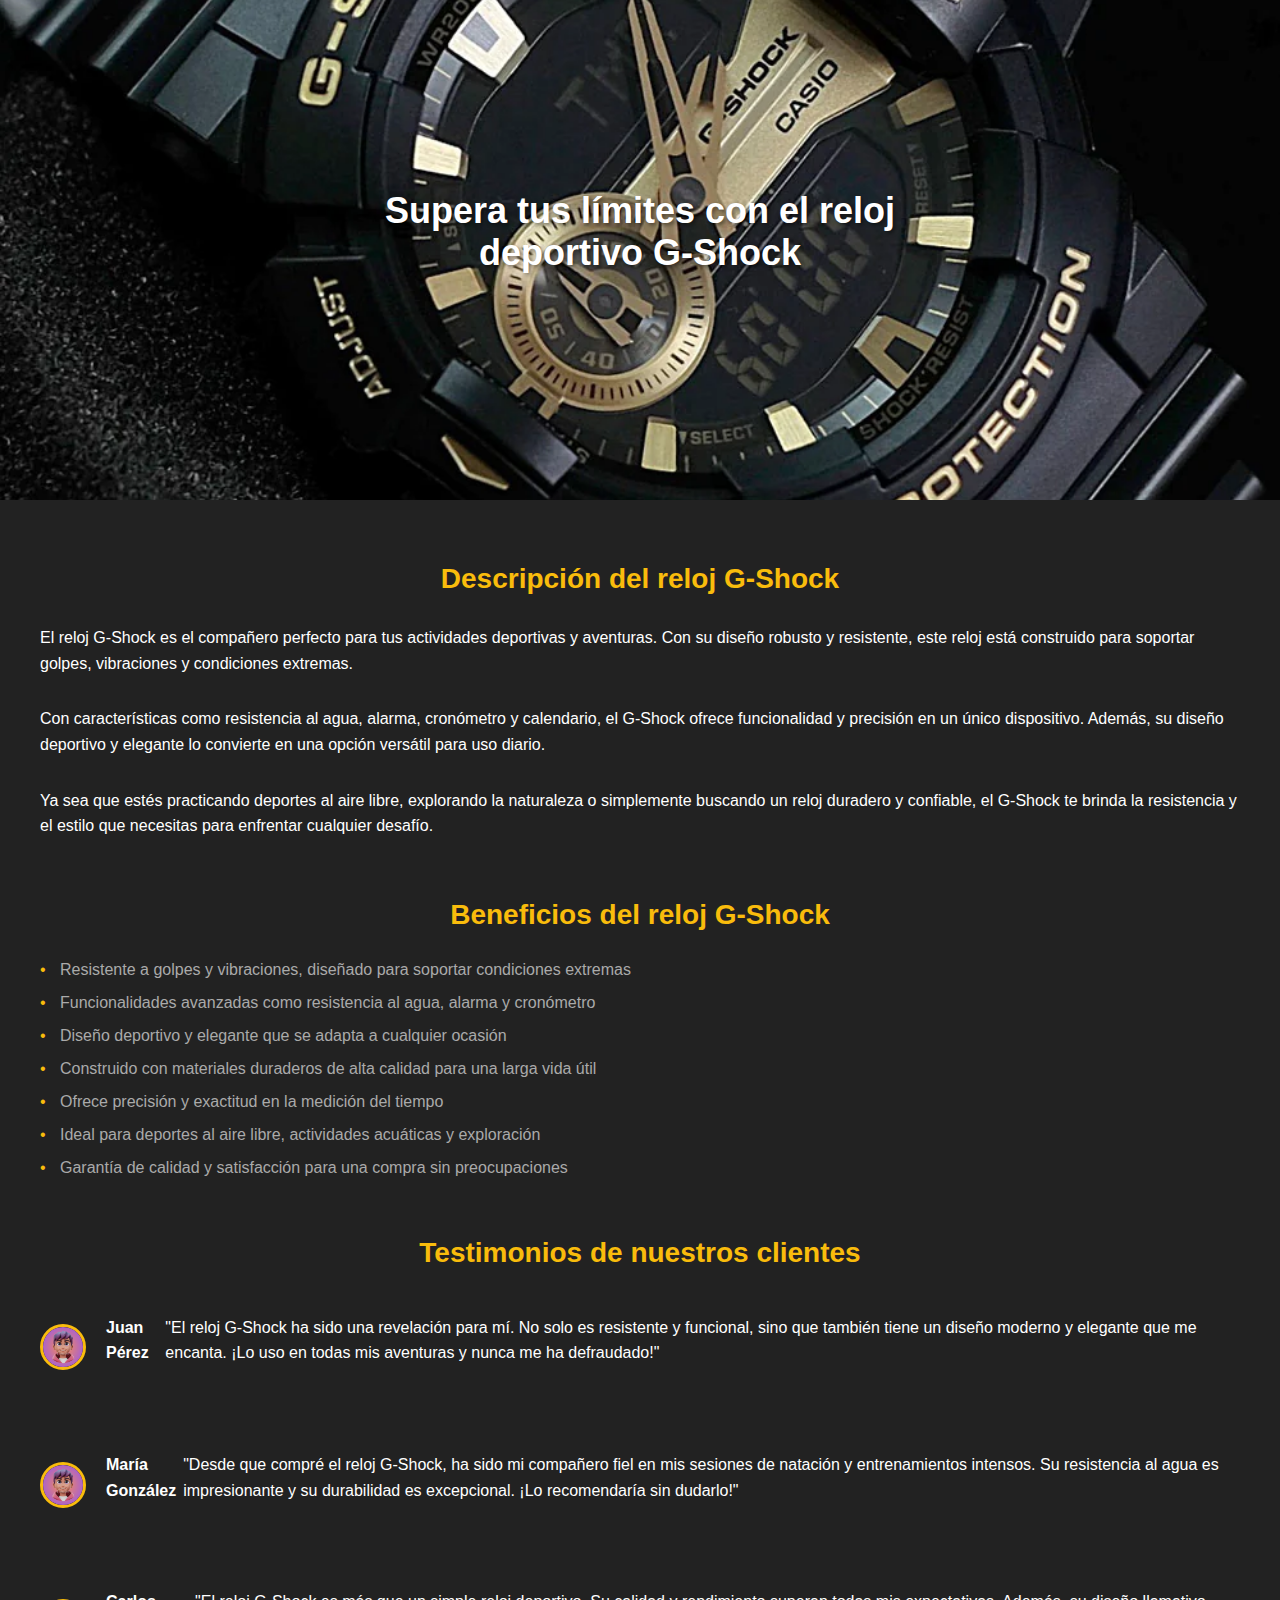
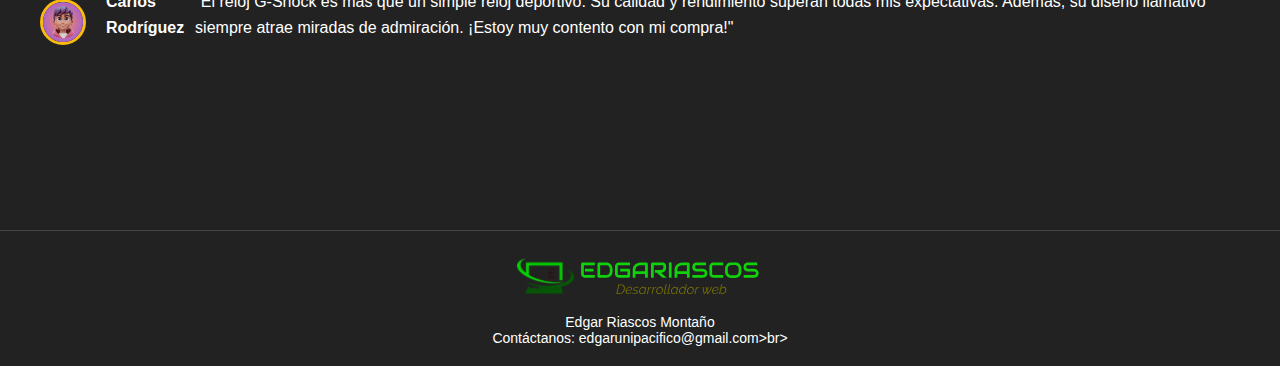
<file: index.html>
<!DOCTYPE html>
<html lang="es">
<head>
  <meta charset="UTF-8">
  <meta name="viewport" content="width=device-width, initial-scale=1.0">
  <title>Landing Page del Reloj G-Shock</title>
  <link rel="stylesheet" href="css/estilos.css">

</head>
<body>
    <header>
        <div class="hero-image">
          <div class="hero-text">
            <h1>Supera tus límites con el reloj deportivo G-Shock</h1>
          </div>
        </div>
      </header>
    

 <div class="container">
  <section>
    <h2>Descripción del reloj G-Shock</h2>
    <p>El reloj G-Shock es el compañero perfecto para tus actividades deportivas y aventuras. Con su diseño robusto y resistente, este reloj está construido para soportar golpes, vibraciones y condiciones extremas.</p>
    <p>Con características como resistencia al agua, alarma, cronómetro y calendario, el G-Shock ofrece funcionalidad y precisión en un único dispositivo. Además, su diseño deportivo y elegante lo convierte en una opción versátil para uso diario.</p>
    <p>Ya sea que estés practicando deportes al aire libre, explorando la naturaleza o simplemente buscando un reloj duradero y confiable, el G-Shock te brinda la resistencia y el estilo que necesitas para enfrentar cualquier desafío.</p>
  </section>

  <section>
    <h2>Beneficios del reloj G-Shock</h2>
    <ul>
      <li>Resistente a golpes y vibraciones, diseñado para soportar condiciones extremas</li>
      <li>Funcionalidades avanzadas como resistencia al agua, alarma y cronómetro</li>
      <li>Diseño deportivo y elegante que se adapta a cualquier ocasión</li>
      <li>Construido con materiales duraderos de alta calidad para una larga vida útil</li>
      <li>Ofrece precisión y exactitud en la medición del tiempo</li>
      <li>Ideal para deportes al aire libre, actividades acuáticas y exploración</li>
      <li>Garantía de calidad y satisfacción para una compra sin preocupaciones</li>
    </ul>
  </section>

  <section>
    <h2>Testimonios de nuestros clientes</h2>
  
    <div class="testimonial">
      <img  src="img/avatar1.png" alt="Foto de Juan Pérez">
      <p><strong>Juan Pérez</strong></p>
      <p>"El reloj G-Shock ha sido una revelación para mí. No solo es resistente y funcional, sino que también tiene un diseño moderno y elegante que me encanta. ¡Lo uso en todas mis aventuras y nunca me ha defraudado!"</p>
    </div>
    <div  class="testimonial">
      <img  src="img/avatar1.png" alt="Foto de María González">
      <p><strong>María González</strong></p>
      <p>"Desde que compré el reloj G-Shock, ha sido mi compañero fiel en mis sesiones de natación y entrenamientos intensos. Su resistencia al agua es impresionante y su durabilidad es excepcional. ¡Lo recomendaría sin dudarlo!"</p>
    </div>
    <div class="testimonial">
      <img   src="img/avatar1.png" alt="Foto de Carlos Rodríguez">
      <p><strong>Carlos Rodríguez</strong></p>
      <p>"El reloj G-Shock es más que un simple reloj deportivo. Su calidad y rendimiento superan todas mis expectativas. Además, su diseño llamativo siempre atrae miradas de admiración. ¡Estoy muy contento con mi compra!"</p>
    </div>
  </section>
</div>
<footer>
    <div class="footer-container">
      <div class="logo">
        <img src="img/logo_cpt.svg" alt="Logo de la empresa">
      </div>
      <div class="contacto">
        <p>Edgar Riascos Montaño<br>Contáctanos: edgarunipacifico@gmail.com>br></p>
      </div>
    </div>
  </footer>
</body>
</html>
</file>
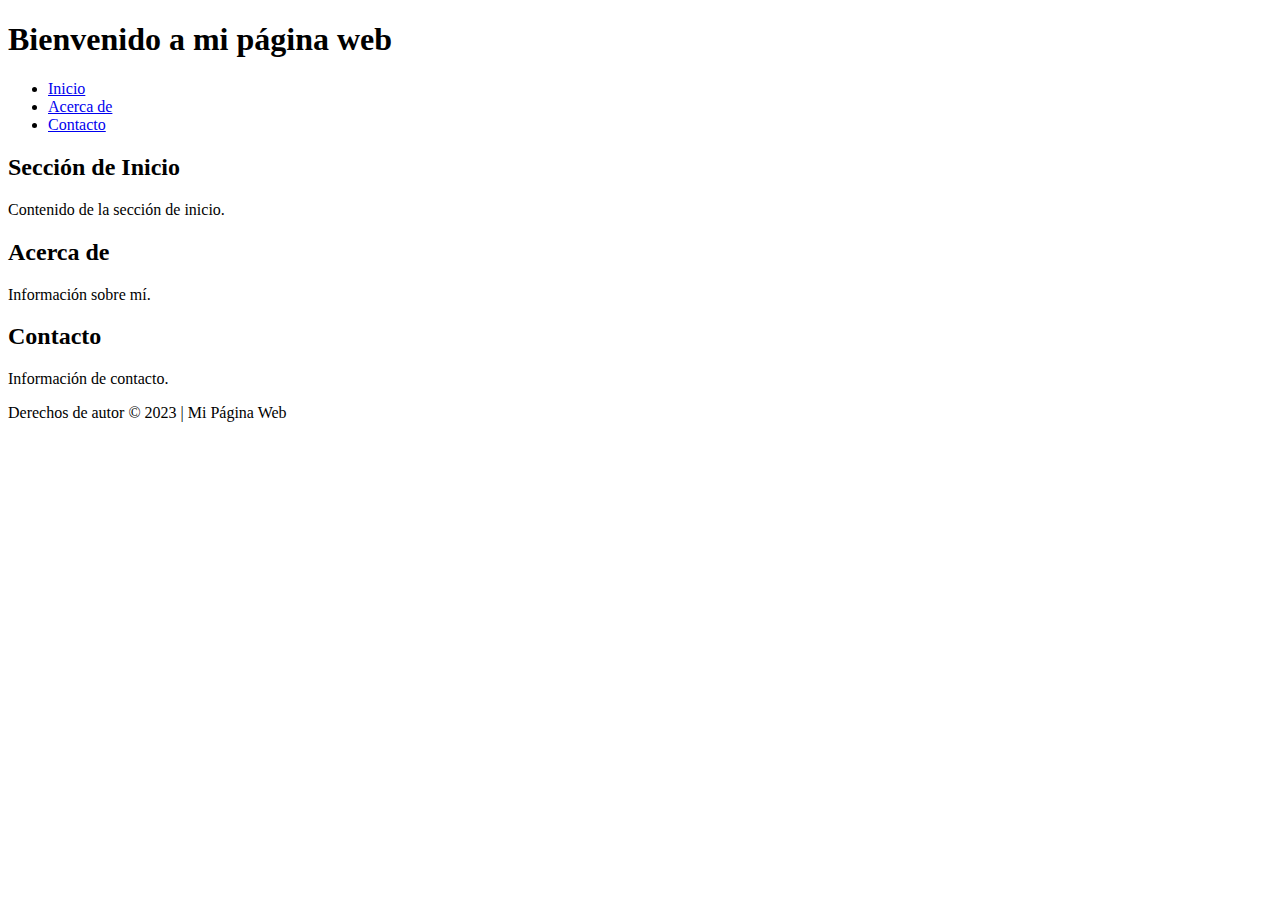
<file: miPrimeraPagina.html>
<!DOCTYPE html>
<html>
<head>
    <title>Mi Página Web</title>
</head>
<body>
    <header>
        <h1>Bienvenido a mi página web</h1>
    </header>
    
    <nav>
        <ul>
            <li><a href="#inicio">Inicio</a></li>
            <li><a href="#acerca">Acerca de</a></li>
            <li><a href="#contacto">Contacto</a></li>
        </ul>
    </nav>
    
    <section id="inicio">
        <h2>Sección de Inicio</h2>
        <p>Contenido de la sección de inicio.</p>
    </section>
    
    <section id="acerca">
        <h2>Acerca de</h2>
        <p>Información sobre mí.</p>
    </section>
    
    <section id="contacto">
        <h2>Contacto</h2>
        <p>Información de contacto.</p>
    </section>
    
    <footer>
        <p>Derechos de autor &copy; 2023 | Mi Página Web</p>
    </footer>
</body>
</html>
</file>
<file: css/estilos.css>
/* Estilos generales */
body {
    font-family: 'Segoe UI', Tahoma, Geneva, Verdana, sans-serif;
    margin: 0;
    padding: 0;
    background-color: #222;
    color: #fff;
  }
  
  .container {
    max-width: 1200px;
    margin: 0 auto;
    padding: 40px;
  }
  
  header h1 {
    text-align: center;
    font-size: 36px;
    margin-bottom: 60px;
    color: hsl(34, 87%, 47%);
  }
  
  section {
    margin-bottom: 60px;
  }
  
  section h2 {
    font-size: 28px;
    margin-bottom: 30px;
    text-align: center;
    color: #f9bc0c;
  }
  
  section p {
    margin-bottom: 30px;
    line-height: 1.6;
    

  }
  
  section ul {
    list-style: none;
    padding: 0;
    margin-bottom: 30px;
  }
  
  section ul li {
    margin-bottom: 15px;
    padding-left: 20px;
    position: relative;
    color: #aaa;
  }
  
  section ul li:before {
    content: "\2022";
    position: absolute;
    left: 0;
    color: #f9bc0c;
  }
  
  section .testimonial {
    display: flex;
    align-items: center;
    margin-bottom: 40px;
  }
  
  section .testimonial img {
    width: 40px;
    height: 40px;
    border-radius: 50%;
    margin-right: 20px;
    border: 3px solid #f9bc0c;
  }
  
  footer {
    text-align: center;
    font-size: 14px;
    margin-top: 60px;
    padding-top: 30px;
    border-top: 1px solid #444;
    color: #aaa;
  }

 /*hero image*/
 header {
    position: relative;
    height: 500px;
  }
  
  .hero-image {
    background-image: url(../img/reloj.webp);
    background-position: center;
    background-repeat: no-repeat;
    background-size: cover;
    height: 100%;
  }
  
  .hero-text {
    position: absolute;
    top: 50%;
    left: 50%;
    transform: translate(-50%, -50%);
    text-align: center;
    color: #fff;
    text-shadow: 2px 2px 4px rgba(0, 0, 0, 0.5); /* Agrega una sombra al texto */
  }
  
  .hero-text h1 {
    font-size: 36px;
    color: #ffffff; /* Cambia el color del texto para que resalte */
  }
  
/*footer*/
footer {
    background-color: #222;
    color: #fff;
    padding: 20px 0;
  }
  
  .footer-container {
    display: flex;
    justify-content: center;
    align-items: center;
    flex-direction: column; /* Ajusta el orden vertical de los elementos */
  }
  
  .logo img {
    width: 250px;
    height: 50px;
    margin-bottom: 10px; /* Agrega un margen inferior para separar el logo del correo */
  }
  
  .contacto p {
    margin: 0; /* Elimina el margen por defecto para que el correo esté pegado al logo */
  }
  
  /* Otros estilos y personalizaciones */
  /* Aquí puedes agregar estilos adicionales o personalizaciones según tus necesidades */
</file>
